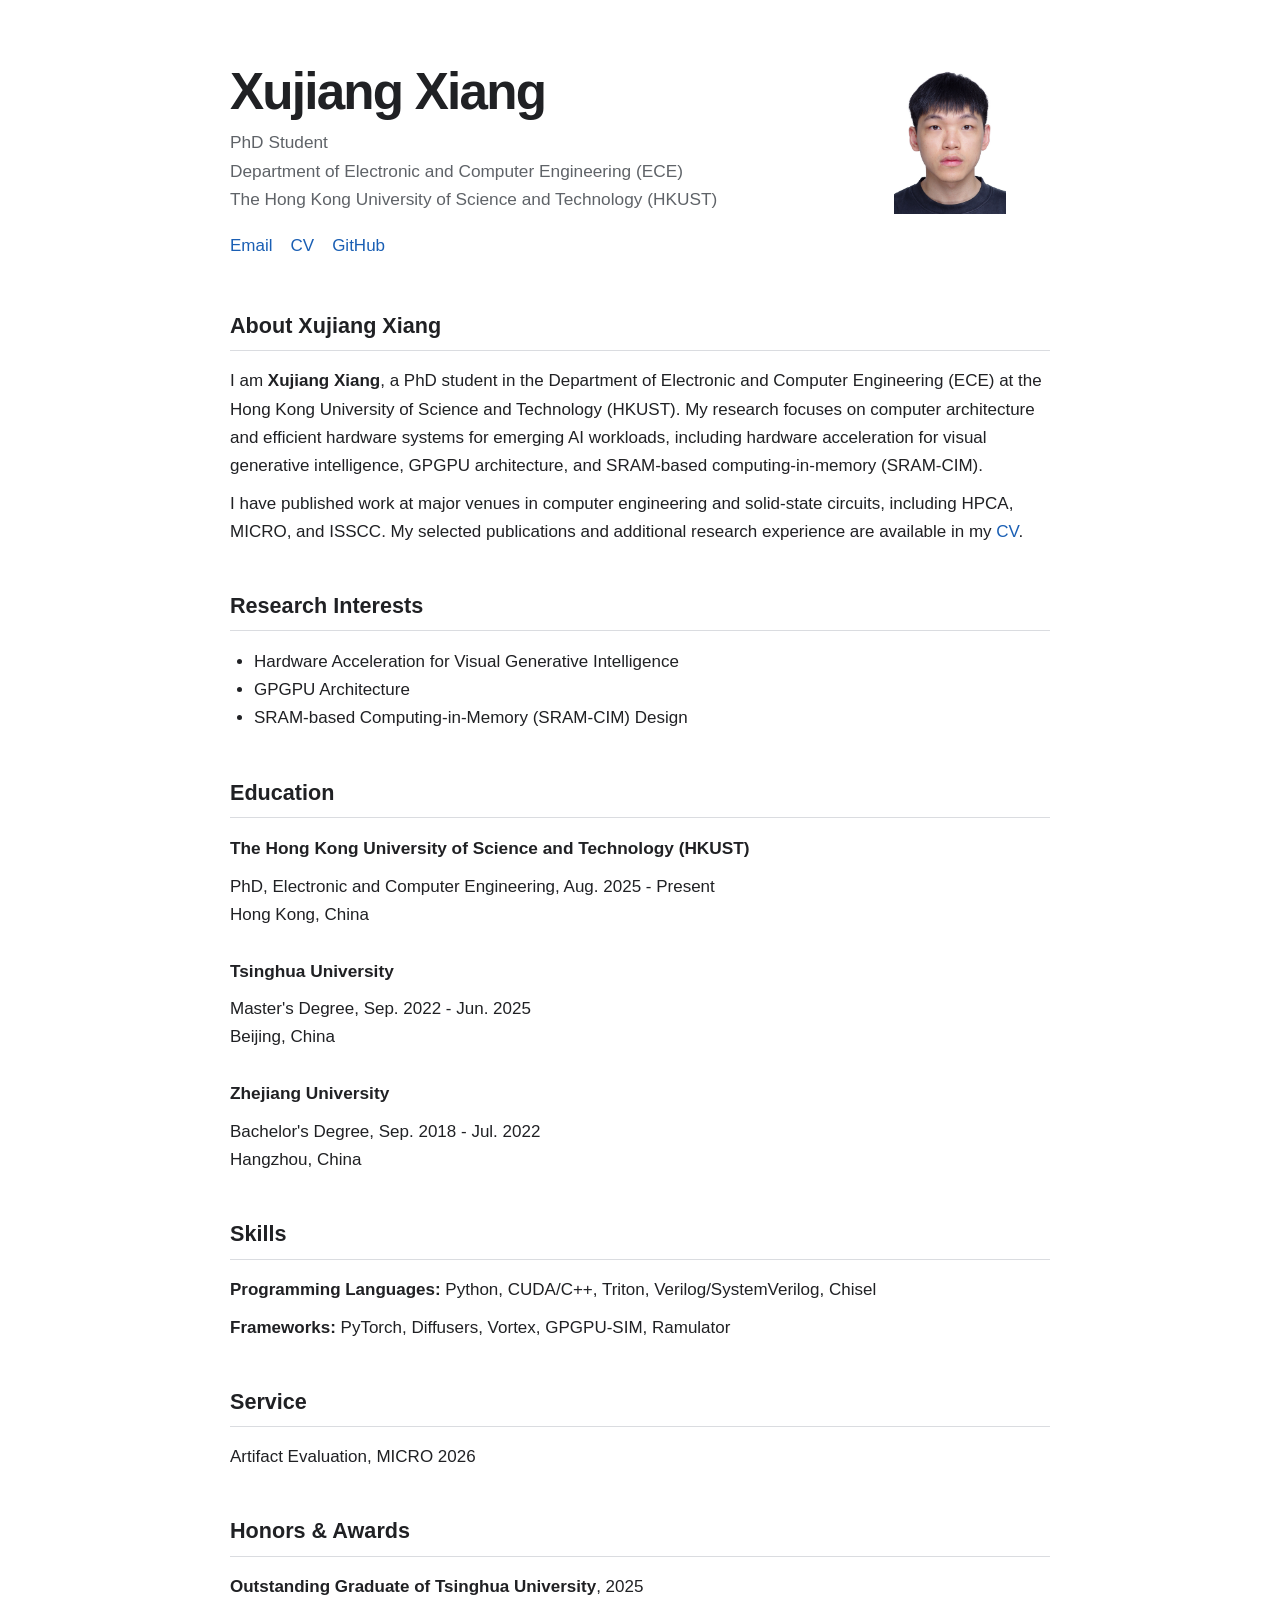
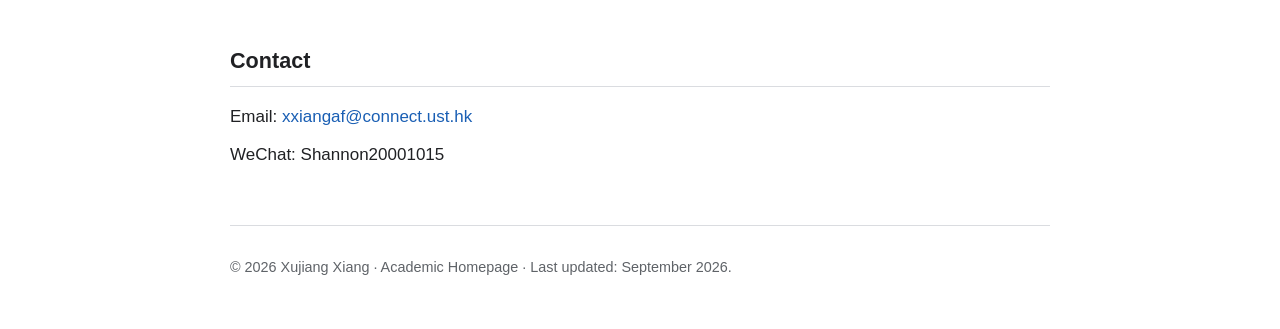
<file: index.html>
<!DOCTYPE html>
<html lang="en">
<head>
  <meta charset="UTF-8" />
  <meta name="viewport" content="width=device-width, initial-scale=1.0" />
  <meta name="google-site-verification" content="HqW9L-IAl1YQ1pg5eyeQPNkNvNDBlA33Zq0-y3m7Reo" />
  <!-- Primary SEO -->
  <title>Xujiang Xiang | HKUST ECE PhD Student | AI Hardware & Computer Architecture</title>
  <meta
    name="description"
    content="Xujiang Xiang is a PhD student in Electronic and Computer Engineering at HKUST, researching AI hardware acceleration, GPGPU architecture, and SRAM-CIM."
  />
  <meta name="author" content="Xujiang Xiang" />
  <meta
    name="keywords"
    content="Xujiang Xiang, HKUST, HKUST ECE, Electronic and Computer Engineering, AI hardware, hardware acceleration, GPGPU architecture, SRAM-CIM, computing-in-memory, computer architecture"
  />
  <meta name="robots" content="index, follow, max-image-preview:large" />
  <link rel="canonical" href="https://Tom-HKUST.github.io/" />

  <!-- Open Graph: useful when the homepage is shared -->
  <meta property="og:type" content="profile" />
  <meta property="og:title" content="Xujiang Xiang | HKUST ECE PhD Student" />
  <meta
    property="og:description"
    content="Academic homepage of Xujiang Xiang, PhD student in ECE at HKUST. Research interests include AI hardware acceleration, GPGPU architecture, and SRAM-CIM."
  />
  <meta property="og:url" content="https://Tom-HKUST.github.io/" />
  <meta property="og:image" content="https://Tom-HKUST.github.io/photo.jpg" />
  <meta property="og:image:alt" content="Portrait of Xujiang Xiang" />
  <meta property="profile:first_name" content="Xujiang" />
  <meta property="profile:last_name" content="Xiang" />

  <!-- Twitter/X preview -->
  <meta name="twitter:card" content="summary" />
  <meta name="twitter:title" content="Xujiang Xiang | HKUST ECE PhD Student" />
  <meta
    name="twitter:description"
    content="Academic homepage of Xujiang Xiang, PhD student in ECE at HKUST."
  />
  <meta name="twitter:image" content="https://Tom-HKUST.github.io/photo.jpg" />

  <link rel="stylesheet" href="style.css" />

  <!-- Structured data: helps search engines understand that this page represents a person -->
  <script type="application/ld+json">
  {
    "@context": "https://schema.org",
    "@type": "Person",
    "@id": "https://Tom-HKUST.github.io/#person",
    "name": "Xujiang Xiang",
    "givenName": "Xujiang",
    "familyName": "Xiang",
    "url": "https://Tom-HKUST.github.io/",
    "image": "https://Tom-HKUST.github.io/photo.jpg",
    "email": "mailto:xxiangaf@connect.ust.hk",
    "jobTitle": "PhD Student",
    "affiliation": {
      "@type": "CollegeOrUniversity",
      "name": "The Hong Kong University of Science and Technology",
      "alternateName": "HKUST"
    },
    "alumniOf": [
      {
        "@type": "CollegeOrUniversity",
        "name": "Tsinghua University"
      },
      {
        "@type": "CollegeOrUniversity",
        "name": "Zhejiang University"
      }
    ],
    "knowsAbout": [
      "Hardware Acceleration for Visual Generative Intelligence",
      "GPGPU Architecture",
      "SRAM-based Computing-in-Memory",
      "Computer Architecture",
      "AI Hardware Acceleration"
    ],
    "sameAs": [
      "https://github.com/Tom-HKUST"
    ]
  }
  </script>

  <!-- Keep the profile image at 4:3 without cropping the original photo. -->
  <style>
    .profile-photo {
      width: 200px;
      height: 150px;
      flex: 0 0 200px;
      aspect-ratio: 4 / 3;
      object-fit: contain;
      object-position: center;
      border-radius: 8px;
    }

    @media (max-width: 640px) {
      .profile-photo {
        width: 160px;
        height: 120px;
        flex-basis: 160px;
      }
    }
  </style>
</head>

<body>
  <main class="container">
    <header class="hero">
      <div>
        <h1>Xujiang Xiang</h1>
        <p class="subtitle">
          PhD Student<br />
          Department of Electronic and Computer Engineering (ECE)<br />
          The Hong Kong University of Science and Technology (HKUST)
        </p>

        <nav class="links" aria-label="Xujiang Xiang profile links">
          <a href="mailto:xxiangaf@connect.ust.hk">Email</a>
          <a href="cv.pdf">CV</a>
          <a
            href="https://github.com/Tom-HKUST"
            target="_blank"
            rel="me noopener noreferrer"
          >GitHub</a>
        </nav>
      </div>

      <img
        class="profile-photo"
        src="photo.jpg"
        width="200"
        height="150"
        alt="Xujiang Xiang, PhD student in ECE at HKUST"
      />
    </header>

    <section id="about">
      <h2>About Xujiang Xiang</h2>
      <p>
        I am <strong>Xujiang Xiang</strong>, a PhD student in the Department of
        Electronic and Computer Engineering (ECE) at the Hong Kong University
        of Science and Technology (HKUST). My research focuses on computer
        architecture and efficient hardware systems for emerging AI workloads,
        including hardware acceleration for visual generative intelligence,
        GPGPU architecture, and SRAM-based computing-in-memory (SRAM-CIM).
      </p>
      <p>
        I have published work at major venues in computer engineering and
        solid-state circuits, including HPCA, MICRO, and ISSCC. My selected
        publications and additional research experience are available in my
        <a href="cv.pdf">CV</a>.
      </p>
    </section>

    <section id="research">
      <h2>Research Interests</h2>
      <ul>
        <li>Hardware Acceleration for Visual Generative Intelligence</li>
        <li>GPGPU Architecture</li>
        <li>SRAM-based Computing-in-Memory (SRAM-CIM) Design</li>
      </ul>
    </section>

    <section id="education">
      <h2>Education</h2>

      <article class="item">
        <h3>The Hong Kong University of Science and Technology (HKUST)</h3>
        <p>
          PhD, Electronic and Computer Engineering, Aug. 2025 - Present<br />
          Hong Kong, China
        </p>
      </article>

      <article class="item">
        <h3>Tsinghua University</h3>
        <p>
          Master's Degree, Sep. 2022 - Jun. 2025<br />
          Beijing, China
        </p>
      </article>

      <article class="item">
        <h3>Zhejiang University</h3>
        <p>
          Bachelor's Degree, Sep. 2018 - Jul. 2022<br />
          Hangzhou, China
        </p>
      </article>
    </section>

    <section id="skills">
      <h2>Skills</h2>
      <p>
        <strong>Programming Languages:</strong>
        Python, CUDA/C++, Triton, Verilog/SystemVerilog, Chisel
      </p>
      <p>
        <strong>Frameworks:</strong>
        PyTorch, Diffusers, Vortex, GPGPU-SIM, Ramulator
      </p>
    </section>

    <section id="service">
      <h2>Service</h2>
      <p>Artifact Evaluation, MICRO 2026</p>
    </section>

    <section id="honors">
      <h2>Honors &amp; Awards</h2>
      <p>
        <strong>Outstanding Graduate of Tsinghua University</strong>, 2025
      </p>
    </section>

    <section id="contact">
      <h2>Contact</h2>
      <p>
        Email:
        <a href="mailto:xxiangaf@connect.ust.hk">xxiangaf@connect.ust.hk</a>
      </p>
      <p>
        WeChat: Shannon20001015
      </p>
    </section>

    <footer>
      <p>
        © 2026 Xujiang Xiang · Academic Homepage · Last updated: September 2026.
      </p>
    </footer>
  </main>
</body>
</html>
</file>
<file: style.css>
/* Simple academic homepage */

:root {
  --text: #202124;
  --muted: #5f6368;
  --link: #1a5fb4;
  --border: #dadce0;
  --background: #ffffff;
  --max-width: 820px;
}

* {
  box-sizing: border-box;
}

html {
  scroll-behavior: smooth;
}

body {
  margin: 0;
  background: var(--background);
  color: var(--text);
  font-family:
    -apple-system, BlinkMacSystemFont, "Segoe UI", Roboto, Helvetica, Arial,
    sans-serif;
  font-size: 17px;
  line-height: 1.65;
}

.container {
  width: min(var(--max-width), calc(100% - 40px));
  margin: 0 auto;
  padding: 64px 0 40px;
}

.hero {
  display: flex;
  align-items: flex-start;
  justify-content: space-between;
  gap: 32px;
  margin-bottom: 48px;
}

h1 {
  margin: 0 0 8px;
  font-size: clamp(2.2rem, 6vw, 3.2rem);
  line-height: 1.1;
  letter-spacing: -0.035em;
}

.subtitle {
  margin: 0;
  color: var(--muted);
  font-size: 1.08rem;
}

.links,
.pub-links {
  display: flex;
  flex-wrap: wrap;
  gap: 10px 18px;
  margin-top: 18px;
}

a {
  color: var(--link);
  text-decoration: none;
}

a:hover,
a:focus {
  text-decoration: underline;
}

section {
  margin-top: 42px;
}

h2 {
  margin: 0 0 16px;
  padding-bottom: 7px;
  border-bottom: 1px solid var(--border);
  font-size: 1.35rem;
}

h3 {
  margin: 0;
  font-size: 1.08rem;
}

p {
  margin: 10px 0;
}

ul {
  padding-left: 24px;
}

.publication,
.item {
  margin: 0 0 28px;
}

.authors,
.venue {
  margin: 4px 0;
}

.venue {
  color: var(--muted);
}

.pub-links {
  margin-top: 6px;
  font-size: 0.95rem;
}

.profile-photo {
  width: 150px;
  height: 150px;
  flex: 0 0 150px;
  border-radius: 8px;
  object-fit: cover;
}

footer {
  margin-top: 56px;
  padding-top: 20px;
  border-top: 1px solid var(--border);
  color: var(--muted);
  font-size: 0.9rem;
}

@media (max-width: 640px) {
  .container {
    width: min(var(--max-width), calc(100% - 28px));
    padding-top: 36px;
  }

  .hero {
    flex-direction: column-reverse;
    gap: 20px;
  }

  .profile-photo {
    width: 120px;
    height: 120px;
    flex-basis: 120px;
  }
}
</file>
